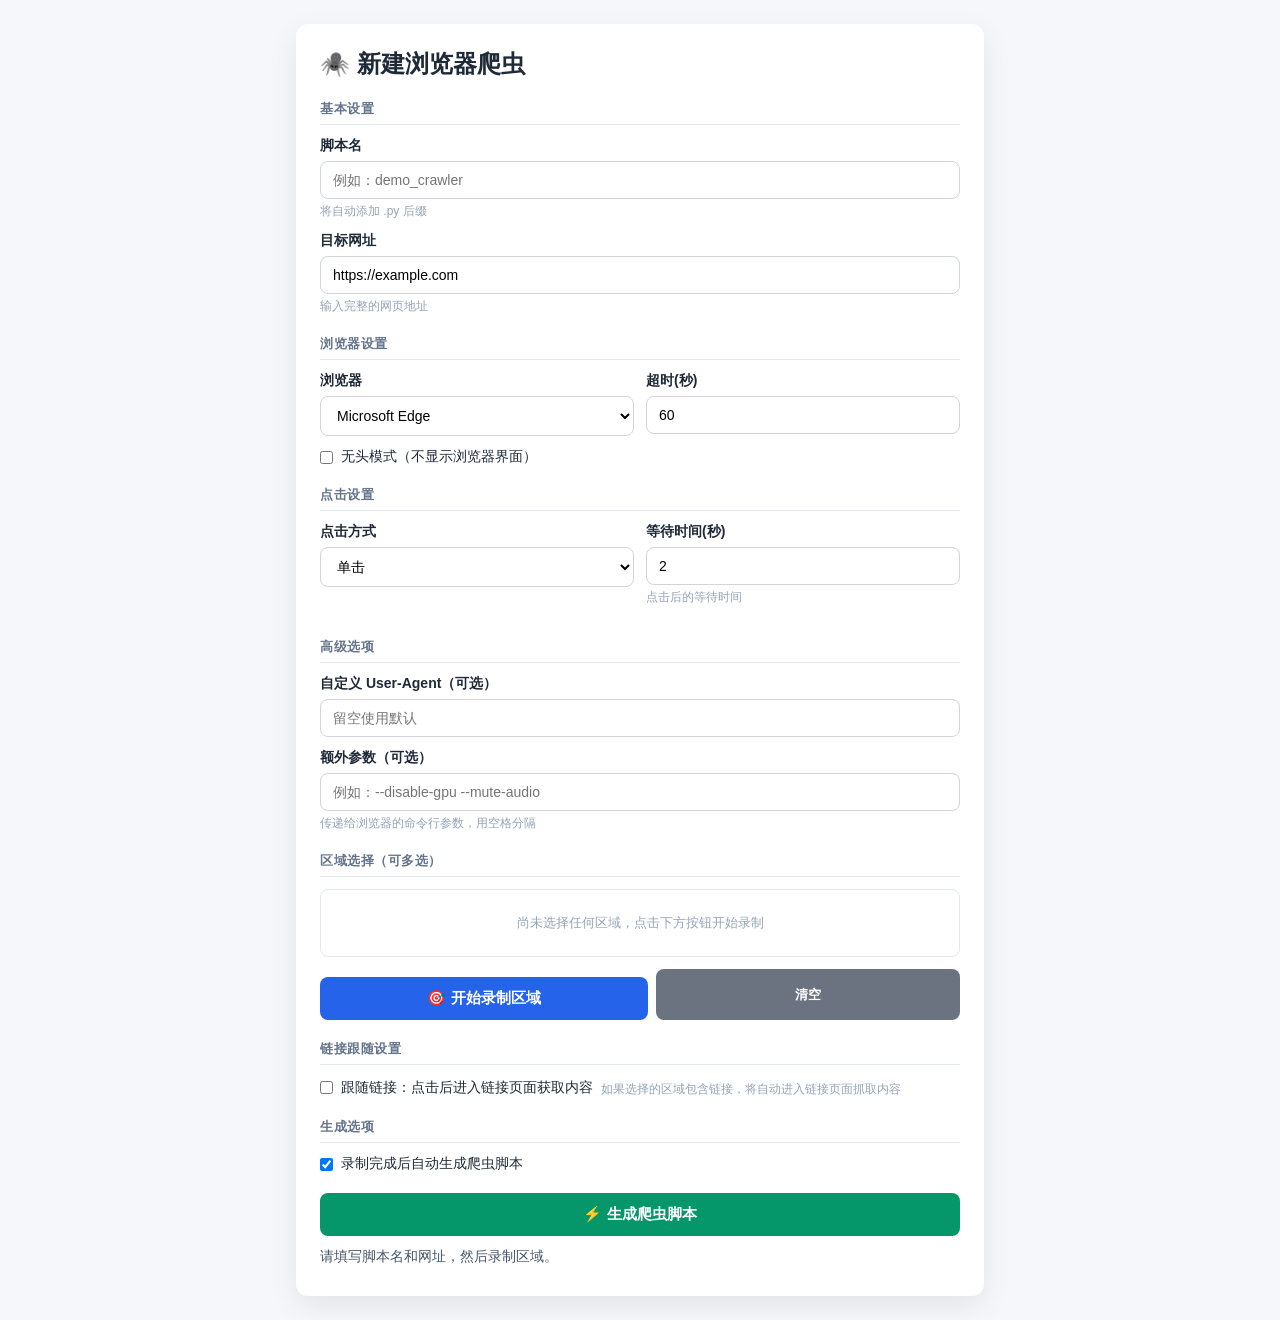
<file: crawler-setup.html>
<!DOCTYPE html>
<html lang="zh-CN">
<head>
  <meta charset="UTF-8" />
  <meta name="viewport" content="width=device-width, initial-scale=1.0" />
  <title>新建浏览器爬虫</title>
  <style>
    body { font-family: Arial, sans-serif; margin: 0; background: #f5f7fb; color: #1f2937; }
    .card { max-width: 640px; margin: 24px auto; background: #fff; padding: 24px; border-radius: 12px; box-shadow: 0 10px 30px rgba(0,0,0,.08); }
    label { display: block; margin-bottom: 12px; font-weight: 600; font-size: 14px; }
    input, select { width: 100%; box-sizing: border-box; padding: 10px 12px; border-radius: 8px; border: 1px solid #d1d5db; margin-top: 6px; font-size: 14px; }
    select { background: #fff; cursor: pointer; }
    .hint { font-size: 12px; color: #94a3b8; margin-top: 4px; font-weight: normal; }
    .row { display: flex; gap: 12px; }
    .row label { flex: 1; }
    button { padding: 12px 24px; border: none; border-radius: 8px; background: #2563eb; color: white; cursor: pointer; font-size: 15px; font-weight: 600; width: 100%; margin-top: 8px; transition: background .2s; }
    button:hover { background: #1d4ed8; }
    button.secondary { background: #6b7280; }
    button.secondary:hover { background: #4b5563; }
    button.danger { background: #dc2626; }
    button.danger:hover { background: #b91c1c; }
    button.small-btn { padding: 6px 12px; font-size: 13px; width: auto; margin-top: 0; }
    .status { margin-top: 12px; min-height: 24px; color: #475569; font-size: 14px; }
    .status.error { color: #dc2626; }
    .status.success { color: #15803d; }
    .section-title { font-size: 13px; font-weight: 700; color: #64748b; text-transform: uppercase; letter-spacing: .5px; margin: 20px 0 12px 0; padding-bottom: 6px; border-bottom: 1px solid #e2e8f0; }
    .checkbox-label { display: flex; align-items: center; gap: 8px; font-weight: normal; cursor: pointer; }
    .checkbox-label input[type="checkbox"] { width: auto; margin: 0; }
    .selection-list { margin: 12px 0; max-height: 200px; overflow-y: auto; border: 1px solid #e2e8f0; border-radius: 8px; padding: 8px; }
    .selection-item { display: flex; align-items: center; justify-content: space-between; padding: 8px 10px; border-bottom: 1px solid #f1f5f9; font-size: 13px; }
    .selection-item:last-child { border-bottom: none; }
    .selection-item .sel-info { flex: 1; overflow: hidden; text-overflow: ellipsis; white-space: nowrap; }
    .selection-item .sel-actions { display: flex; gap: 6px; flex-shrink: 0; }
    .selection-item .sel-actions button { padding: 2px 8px; font-size: 12px; width: auto; margin: 0; }
    .selection-item .sel-tag { display: inline-block; background: #2563eb; color: #fff; border-radius: 4px; padding: 1px 6px; font-size: 11px; margin-right: 6px; }
    .btn-row { display: flex; gap: 8px; }
    .btn-row button { flex: 1; }
    .modal-overlay { display: none; position: fixed; top: 0; left: 0; right: 0; bottom: 0; background: rgba(0,0,0,0.5); z-index: 1000; justify-content: center; align-items: center; }
    .modal-overlay.active { display: flex; }
    .modal-box { background: #fff; border-radius: 12px; padding: 24px; max-width: 480px; width: 90%; box-shadow: 0 20px 60px rgba(0,0,0,0.3); }
    .modal-box h3 { margin-top: 0; }
    .modal-box .modal-actions { display: flex; gap: 8px; margin-top: 16px; }
    .modal-box .modal-actions button { flex: 1; }
  </style>
</head>
<body>
  <div class="card">
    <h2 style="margin-top:0;">🕷️ 新建浏览器爬虫</h2>
    <form id="setupForm">
      <div class="section-title">基本设置</div>
      <label>
        脚本名
        <input id="scriptName" name="scriptName" placeholder="例如：demo_crawler" required />
        <div class="hint">将自动添加 .py 后缀</div>
      </label>
      <label>
        目标网址
        <input id="targetUrl" name="targetUrl" placeholder="https://example.com" required />
        <div class="hint">输入完整的网页地址</div>
      </label>

      <div class="section-title">浏览器设置</div>
      <div class="row">
        <label>
          浏览器
          <select id="browser">
            <option value="msedge" selected>Microsoft Edge</option>
            <option value="chrome">Google Chrome</option>
          </select>
        </label>
        <label>
          超时(秒)
          <input id="timeout" type="number" value="60" min="10" max="300" />
        </label>
      </div>
      <label class="checkbox-label">
        <input id="headless" type="checkbox" />
        无头模式（不显示浏览器界面）
      </label>

      <div class="section-title">点击设置</div>
      <div class="row">
        <label>
          点击方式
          <select id="clickMode">
            <option value="click" selected>单击</option>
            <option value="dblclick">双击</option>
            <option value="hover">悬停</option>
          </select>
        </label>
        <label>
          等待时间(秒)
          <input id="waitAfterClick" type="number" value="2" min="0" max="60" step="0.5" />
          <div class="hint">点击后的等待时间</div>
        </label>
      </div>

      <div class="section-title">高级选项</div>
      <label>
        自定义 User-Agent（可选）
        <input id="userAgent" placeholder="留空使用默认" />
      </label>
      <label>
        额外参数（可选）
        <input id="extraArgs" placeholder="例如：--disable-gpu --mute-audio" />
        <div class="hint">传递给浏览器的命令行参数，用空格分隔</div>
      </label>

      <div class="section-title">区域选择（可多选）</div>
      <div id="selectionList" class="selection-list">
        <div style="color:#94a3b8;font-size:13px;text-align:center;padding:16px;">尚未选择任何区域，点击下方按钮开始录制</div>
      </div>
      <div class="btn-row">
        <button type="button" id="startRecordBtn">🎯 开始录制区域</button>
        <button type="button" id="clearSelectionsBtn" class="secondary small-btn" style="padding:12px 12px;width:auto;">清空</button>
      </div>

      <div class="section-title">链接跟随设置</div>
      <label class="checkbox-label">
        <input id="followLink" type="checkbox" />
        跟随链接：点击后进入链接页面获取内容
        <div class="hint">如果选择的区域包含链接，将自动进入链接页面抓取内容</div>
      </label>
      <div id="linkSelectionGroup" style="display:none;margin-top:8px;padding:12px;background:#f0f9ff;border-radius:8px;border:1px solid #bae6fd;">
        <label style="font-size:13px;font-weight:600;margin-bottom:8px;display:block;">🔗 链接页面区域选择</label>
        <div id="linkSelectionList" class="selection-list" style="max-height:120px;">
          <div style="color:#94a3b8;font-size:13px;text-align:center;padding:12px;">尚未选择链接页面的区域，默认提取整个网页</div>
        </div>
        <div class="btn-row" style="gap:6px;">
          <button type="button" id="startLinkRecordBtn" class="small-btn" style="padding:6px 12px;font-size:12px;flex:1;background:#0891b2;">🎯 录制链接页面区域</button>
          <button type="button" id="clearLinkSelectionsBtn" class="small-btn secondary" style="padding:6px 12px;font-size:12px;width:auto;">清空</button>
        </div>
        <div style="font-size:11px;color:#64748b;margin-top:6px;">💡 先录制主页面区域，再点击此按钮进入链接页面选择区域。若不选择，默认提取整个链接页面内容。</div>
      </div>

      <div class="section-title">生成选项</div>
      <label class="checkbox-label">
        <input id="autoGenerate" type="checkbox" checked />
        录制完成后自动生成爬虫脚本
      </label>

      <button type="button" id="generateBtn" class="primary" style="background:#059669;">⚡ 生成爬虫脚本</button>
    </form>
    <div id="status" class="status">请填写脚本名和网址，然后录制区域。</div>
  </div>

  <!-- 确认生成弹窗 -->
  <div id="confirmModal" class="modal-overlay">
    <div class="modal-box">
      <h3>⚙️ 确认生成爬虫脚本</h3>
      <div id="confirmContent" style="font-size:14px;color:#475569;line-height:1.6;"></div>
      <div class="modal-actions">
        <button id="confirmCancelBtn" class="secondary">取消</button>
        <button id="confirmOkBtn">确认生成</button>
      </div>
    </div>
  </div>

  <script>
    const params = new URLSearchParams(window.location.search);
    document.getElementById('scriptName').value = params.get('scriptName') || '';
    document.getElementById('targetUrl').value = params.get('targetUrl') || 'https://example.com';
    // 从 URL 参数恢复浏览器设置
    if (params.get('headless') === 'true') document.getElementById('headless').checked = true;
    if (params.get('followLink') === 'true') {
      document.getElementById('followLink').checked = true;
      document.getElementById('linkSelectionGroup').style.display = 'block';
    }
    if (params.get('browser')) document.getElementById('browser').value = params.get('browser');
    if (params.get('clickMode')) document.getElementById('clickMode').value = params.get('clickMode');
    if (params.get('waitAfterClick')) document.getElementById('waitAfterClick').value = params.get('waitAfterClick');

    const status = document.getElementById('status');
    const selectionList = document.getElementById('selectionList');
    const selections = []; // 存储主页面多个选择区域
    const linkSelections = []; // 存储链接页面的区域选择
    let linkRecordPage = null; // 链接录制时打开的页面引用

    function renderSelectionList() {
      if (selections.length === 0) {
        selectionList.innerHTML = '<div style="color:#94a3b8;font-size:13px;text-align:center;padding:16px;">尚未选择任何区域，点击上方按钮开始录制</div>';
        return;
      }
      selectionList.innerHTML = selections.map((sel, index) => {
        const textPreview = (sel.text || '').slice(0, 40);
        const tag = sel.tagName || '?';
        return `<div class="selection-item">
          <div class="sel-info">
            <span class="sel-tag">#${index + 1}</span>
            <strong>&lt;${tag}&gt;</strong> ${textPreview ? `"${textPreview}"` : ''}
            <div style="font-size:11px;color:#94a3b8;margin-top:2px;">
              ${sel.cssSelector ? sel.cssSelector.slice(0, 50) : ''}${sel.cssSelector && sel.cssSelector.length > 50 ? '...' : ''}
            </div>
          </div>
          <div class="sel-actions">
            <button class="small-btn secondary" onclick="previewSelection(${index})" title="预览">👁️</button>
            <button class="small-btn danger" onclick="removeSelection(${index})" title="删除">✕</button>
          </div>
        </div>`;
      }).join('');
    }

    window.previewSelection = function(index) {
      const sel = selections[index];
      if (!sel) return;
      status.className = 'status';
      status.innerHTML = `👁️ 区域 #${index + 1}: &lt;${sel.tagName}&gt; ${(sel.text || '').slice(0, 60)}<br>
        📍 坐标 (${sel.x}, ${sel.y}) 大小 ${sel.width}×${sel.height}<br>
        🔍 CSS: ${sel.cssSelector || '无'}`;
    };

    window.removeSelection = function(index) {
      selections.splice(index, 1);
      renderSelectionList();
      status.className = 'status';
      status.textContent = `已删除区域 #${index + 1}，剩余 ${selections.length} 个区域`;
    };

    // 跟随链接复选框切换显示链接区域选择组
    document.getElementById('followLink').addEventListener('change', function() {
      document.getElementById('linkSelectionGroup').style.display = this.checked ? 'block' : 'none';
    });

    function renderLinkSelectionList() {
      const list = document.getElementById('linkSelectionList');
      if (linkSelections.length === 0) {
        list.innerHTML = '<div style="color:#94a3b8;font-size:13px;text-align:center;padding:12px;">尚未选择链接页面的区域，默认提取整个网页</div>';
        return;
      }
      list.innerHTML = linkSelections.map((sel, index) => {
        const textPreview = (sel.text || '').slice(0, 30);
        const tag = sel.tagName || '?';
        return `<div class="selection-item">
          <div class="sel-info">
            <span class="sel-tag" style="background:#0891b2;">#${index + 1}</span>
            <strong>&lt;${tag}&gt;</strong> ${textPreview ? `"${textPreview}"` : ''}
            <div style="font-size:11px;color:#94a3b8;margin-top:2px;">
              ${sel.cssSelector ? sel.cssSelector.slice(0, 40) : ''}${sel.cssSelector && sel.cssSelector.length > 40 ? '...' : ''}
            </div>
          </div>
          <div class="sel-actions">
            <button class="small-btn danger" onclick="removeLinkSelection(${index})" title="删除">✕</button>
          </div>
        </div>`;
      }).join('');
    }

    window.removeLinkSelection = function(index) {
      linkSelections.splice(index, 1);
      renderLinkSelectionList();
      status.className = 'status';
      status.textContent = `已删除链接页面区域 #${index + 1}，剩余 ${linkSelections.length} 个`;
    };

    let pollTimer = null;
    let linkPollTimer = null;

    // 开始录制区域
    document.getElementById('startRecordBtn').addEventListener('click', async () => {
      const scriptName = document.getElementById('scriptName').value.trim();
      const targetUrl = document.getElementById('targetUrl').value.trim();
      const browser = document.getElementById('browser').value;
      const timeout = parseInt(document.getElementById('timeout').value) || 60;
      const headless = document.getElementById('headless').checked;
      const clickMode = document.getElementById('clickMode').value;
      const waitAfterClick = parseFloat(document.getElementById('waitAfterClick').value) || 2;
      const userAgent = document.getElementById('userAgent').value.trim();
      const extraArgs = document.getElementById('extraArgs').value.trim();

      if (!scriptName) { status.className = 'status error'; status.textContent = '请输入脚本名'; return; }
      if (!targetUrl) { status.className = 'status error'; status.textContent = '请输入目标网址'; return; }

      status.className = 'status';
      status.textContent = '正在打开浏览器并录制区域，请稍候...';

      const response = await fetch('/api/crawler/create', {
        method: 'POST',
        headers: { 'Content-Type': 'application/json' },
        body: JSON.stringify({
          scriptName,
          targetUrl,
          browser,
          timeout,
          headless,
          clickMode,
          waitAfterClick,
          userAgent,
          extraArgs,
          multiSelect: true  // 标记为多选模式
        })
      });
      const data = await response.json();
      if (!data.success) {
        status.className = 'status error';
        status.textContent = data.message || '创建失败';
        return;
      }

      status.className = 'status success';
      status.innerHTML = '✅ 浏览器已打开！<br><br>📌 <strong>操作说明：</strong><br>1. 移动鼠标查看 <strong>红色方框</strong> 实时预览<br>2. <strong>点击</strong>元素 = 选择该元素（替换之前的选择）<br>3. <strong>Ctrl+点击</strong> = 添加/取消选择（多选）<br>4. 已选择的元素会显示 <strong>绿色锁定框+序号</strong><br>5. 在终端中输入 <strong>done</strong> 并回车结束录制<br><br>⏳ 正在轮询选择结果...';

      // 轮询检测 selection JSON
      const scriptNameVal = data.name;
      const selectionConfigPath = `${scriptNameVal.replace(/\.py$/i, '')}_selection.json`;
      let lastSelectionCount = 0;

      if (pollTimer) clearInterval(pollTimer);
      pollTimer = setInterval(async () => {
        try {
          const checkResp = await fetch(`/api/selection-json?name=${encodeURIComponent(selectionConfigPath)}`);
          if (checkResp.ok) {
            const checkData = await checkResp.json();
            if (checkData && checkData.content) {
              try {
                const selData = JSON.parse(checkData.content);
                // 支持 selections 数组或单个 selection
                const newSelections = selData.selections || (selData.selection ? [selData.selection] : []);

                if (newSelections.length > 0 && newSelections[0].cssSelector) {
                  // 完全替换本地 selections（Python 端是权威数据源）
                  const validSelections = newSelections.filter(s => s && s.cssSelector);

                  if (validSelections.length !== selections.length ||
                      JSON.stringify(validSelections.map(s => s.cssSelector)) !== JSON.stringify(selections.map(s => s.cssSelector))) {
                    // 有变化才更新
                    selections.length = 0;
                    validSelections.forEach(s => selections.push(s));
                    renderSelectionList();

                    if (validSelections.length > lastSelectionCount) {
                      status.className = 'status success';
                      status.innerHTML = `✅ 已选择 ${validSelections.length} 个区域。<br>继续 Ctrl+点击添加更多，或在终端输入 <strong>done</strong> 结束录制。`;
                    }
                    lastSelectionCount = validSelections.length;
                  }

                  // 检查录制是否已完成
                  if (selData.recording === false) {
                    clearInterval(pollTimer);
                    pollTimer = null;
                    status.className = 'status success';
                    status.innerHTML = `✅ 录制完成！共选择 ${validSelections.length} 个区域。<br>点击下方 <strong>"生成爬虫脚本"</strong> 完成创建。`;
                  }
                }
              } catch (e) {
                // JSON 解析错误，忽略
              }
            }
          }
        } catch (e) {
          // 忽略轮询错误
        }
      }, 1500);

      // 10分钟后停止轮询
      setTimeout(() => {
        if (pollTimer) {
          clearInterval(pollTimer);
          pollTimer = null;
        }
      }, 600000);
    });

    // 清空所有选择
    document.getElementById('clearSelectionsBtn').addEventListener('click', () => {
      if (selections.length === 0) return;
      if (confirm('确定清空所有已选择的区域吗？')) {
        selections.length = 0;
        renderSelectionList();
        status.className = 'status';
        status.textContent = '已清空所有区域选择';
      }
    });

    // 清空链接页面区域选择
    document.getElementById('clearLinkSelectionsBtn').addEventListener('click', () => {
      if (linkSelections.length === 0) return;
      linkSelections.length = 0;
      renderLinkSelectionList();
      status.className = 'status';
      status.textContent = '已清空所有链接页面区域选择';
    });

    // 开始录制链接页面区域
    document.getElementById('startLinkRecordBtn').addEventListener('click', async () => {
      const scriptName = document.getElementById('scriptName').value.trim();
      const targetUrl = document.getElementById('targetUrl').value.trim();
      const browser = document.getElementById('browser').value;
      const timeout = parseInt(document.getElementById('timeout').value) || 60;
      const headless = document.getElementById('headless').checked;
      const clickMode = document.getElementById('clickMode').value;
      const waitAfterClick = parseFloat(document.getElementById('waitAfterClick').value) || 2;
      const userAgent = document.getElementById('userAgent').value.trim();
      const extraArgs = document.getElementById('extraArgs').value.trim();

      if (!scriptName) { status.className = 'status error'; status.textContent = '请输入脚本名'; return; }
      if (!targetUrl) { status.className = 'status error'; status.textContent = '请输入目标网址'; return; }
      if (selections.length === 0) { status.className = 'status error'; status.textContent = '请先录制主页面区域'; return; }

      status.className = 'status';
      status.textContent = '正在打开链接页面录制区域，请稍候...';

      const response = await fetch('/api/crawler/create-link-selection', {
        method: 'POST',
        headers: { 'Content-Type': 'application/json' },
        body: JSON.stringify({
          scriptName,
          targetUrl,
          browser,
          timeout,
          headless,
          clickMode,
          waitAfterClick,
          userAgent,
          extraArgs,
          selections: selections,
          multiSelect: true
        })
      });
      const data = await response.json();
      if (!data.success) {
        status.className = 'status error';
        status.textContent = data.message || '创建链接录制失败';
        return;
      }

      status.className = 'status success';
      status.innerHTML = '✅ 链接页面浏览器已打开！<br><br>📌 <strong>操作说明：</strong><br>1. 浏览器已打开第一个链接的页面<br>2. <strong>Ctrl+点击</strong>选择要提取的区域（多选）<br>3. 在终端中输入 <strong>done</strong> 并回车结束录制<br><br>⏳ 正在轮询选择结果...';

      // 轮询检测链接页面的 selection JSON
      const linkConfigPath = `${scriptName.replace(/\.py$/i, '')}_link_selection.json`;
      let lastLinkCount = 0;

      if (linkPollTimer) clearInterval(linkPollTimer);
      linkPollTimer = setInterval(async () => {
        try {
          const checkResp = await fetch(`/api/selection-json?name=${encodeURIComponent(linkConfigPath)}`);
          if (checkResp.ok) {
            const checkData = await checkResp.json();
            if (checkData && checkData.content) {
              try {
                const selData = JSON.parse(checkData.content);
                const newSelections = selData.selections || (selData.selection ? [selData.selection] : []);

                if (newSelections.length > 0 && newSelections[0].cssSelector) {
                  const validSelections = newSelections.filter(s => s && s.cssSelector);

                  if (validSelections.length !== linkSelections.length ||
                      JSON.stringify(validSelections.map(s => s.cssSelector)) !== JSON.stringify(linkSelections.map(s => s.cssSelector))) {
                    linkSelections.length = 0;
                    validSelections.forEach(s => linkSelections.push(s));
                    renderLinkSelectionList();

                    if (validSelections.length > lastLinkCount) {
                      status.className = 'status success';
                      status.innerHTML = `✅ 链接页面已选择 ${validSelections.length} 个区域。<br>继续 Ctrl+点击添加更多，或在终端输入 <strong>done</strong> 结束录制。`;
                    }
                    lastLinkCount = validSelections.length;
                  }

                  if (selData.recording === false) {
                    clearInterval(linkPollTimer);
                    linkPollTimer = null;
                    status.className = 'status success';
                    status.innerHTML = `✅ 链接页面录制完成！共选择 ${validSelections.length} 个区域。<br>点击下方 <strong>"生成爬虫脚本"</strong> 完成创建。`;
                  }
                }
              } catch (e) {}
            }
          }
        } catch (e) {}
      }, 1500);

      setTimeout(() => {
        if (linkPollTimer) {
          clearInterval(linkPollTimer);
          linkPollTimer = null;
        }
      }, 600000);
    });

    // 生成爬虫脚本（带确认弹窗）
    document.getElementById('generateBtn').addEventListener('click', showConfirmDialog);

    document.getElementById('confirmCancelBtn').addEventListener('click', () => {
      document.getElementById('confirmModal').classList.remove('active');
    });

    document.getElementById('confirmOkBtn').addEventListener('click', generateScript);

    function showConfirmDialog() {
      const scriptName = document.getElementById('scriptName').value.trim();
      const targetUrl = document.getElementById('targetUrl').value.trim();
      const followLink = document.getElementById('followLink').checked;
      const autoGen = document.getElementById('autoGenerate').checked;

      if (!scriptName) { status.className = 'status error'; status.textContent = '请输入脚本名'; return; }
      if (!targetUrl) { status.className = 'status error'; status.textContent = '请输入目标网址'; return; }
      if (selections.length === 0) { status.className = 'status error'; status.textContent = '请先录制至少一个区域'; return; }

      let html = `<p><strong>脚本名：</strong>${scriptName}</p>`;
      html += `<p><strong>目标网址：</strong>${targetUrl}</p>`;
      html += `<p><strong>已选区域：</strong>${selections.length} 个</p>`;
      html += `<ul style="margin:4px 0;padding-left:20px;">`;
      selections.forEach((sel, i) => {
        const textPreview = (sel.text || '').slice(0, 30);
        html += `<li>区域 #${i + 1}: &lt;${sel.tagName}&gt; ${textPreview ? `"${textPreview}"` : '(无文本)'}</li>`;
      });
      html += `</ul>`;
      html += `<p><strong>跟随链接：</strong>${followLink ? '是' : '否'}</p>`;
      if (followLink) {
        html += `<p><strong>链接页面区域：</strong>${linkSelections.length > 0 ? linkSelections.length + ' 个（自定义区域）' : '默认（整个网页）'}</p>`;
      }
      html += `<p><strong>自动生成脚本：</strong>${autoGen ? '是' : '否'}</p>`;

      document.getElementById('confirmContent').innerHTML = html;
      document.getElementById('confirmModal').classList.add('active');
    }

    async function generateScript() {
      document.getElementById('confirmModal').classList.remove('active');

      const scriptName = document.getElementById('scriptName').value.trim();
      const targetUrl = document.getElementById('targetUrl').value.trim();
      const browser = document.getElementById('browser').value;
      const timeout = parseInt(document.getElementById('timeout').value) || 60;
      const headless = document.getElementById('headless').checked;
      const clickMode = document.getElementById('clickMode').value;
      const waitAfterClick = parseFloat(document.getElementById('waitAfterClick').value) || 2;
      const userAgent = document.getElementById('userAgent').value.trim();
      const extraArgs = document.getElementById('extraArgs').value.trim();
      const followLink = document.getElementById('followLink').checked;
      const autoGen = document.getElementById('autoGenerate').checked;

      status.className = 'status';
      status.textContent = '正在生成爬虫脚本...';

      const response = await fetch('/api/crawler/generate', {
        method: 'POST',
        headers: { 'Content-Type': 'application/json' },
        body: JSON.stringify({
          scriptName,
          targetUrl,
          selections: selections,
          linkSelections: linkSelections,
          browser,
          timeout,
          headless,
          clickMode,
          waitAfterClick,
          userAgent,
          extraArgs,
          followLink,
          autoGenerate: autoGen
        })
      });
      const data = await response.json();
      if (!data.success) {
        status.className = 'status error';
        status.textContent = data.message || '生成失败';
        return;
      }

      status.className = 'status success';
      status.innerHTML = `✅ 爬虫脚本已生成！<br><br>脚本名：${data.name}<br>已选区域：${selections.length} 个<br><br>可以关闭此页面，返回仪表盘查看脚本。`;

      if (window.opener) {
        window.opener.postMessage({ type: 'crawler-created', scriptName: data.name }, window.location.origin);
      }
    }

    // 原有的表单提交保留兼容
    document.getElementById('setupForm').addEventListener('submit', event => {
      event.preventDefault();
      document.getElementById('generateBtn').click();
    });
  </script>
</body>
</html>
</file>
